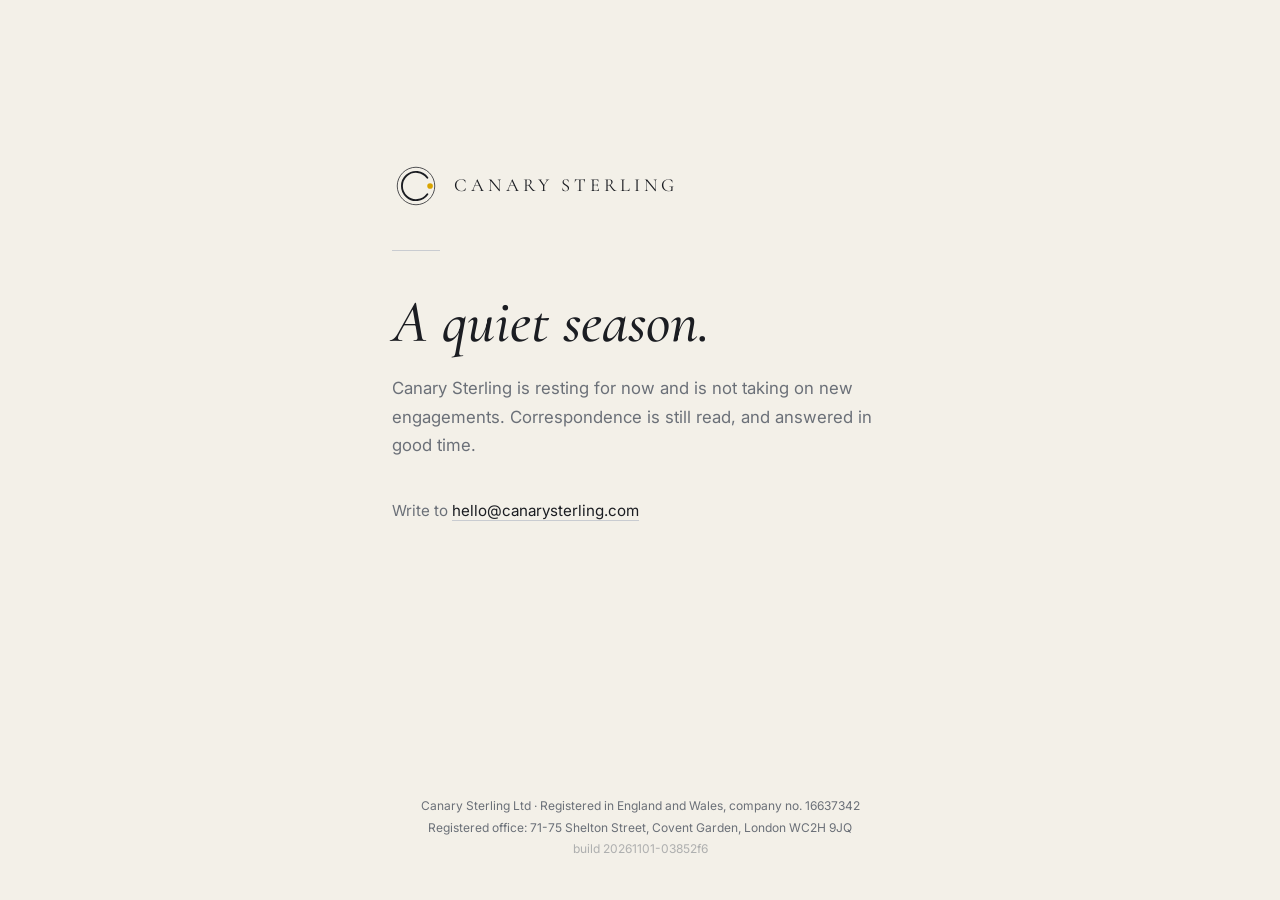
<file: index.html>
<!DOCTYPE html><html lang="en-GB"><head><meta name="build" content="20261101-03852f6"><meta charset="utf-8"><link rel="icon" type="image/svg+xml" href="/favicon.svg"><meta name="viewport" content="width=device-width"><meta name="generator" content="Astro v7.3.3"><title>Canary Sterling | A quiet season</title><meta name="description" content="Canary Sterling Ltd is in a quiet season and not taking on new engagements."><link rel="preconnect" href="https://fonts.googleapis.com"><link rel="preconnect" href="https://fonts.gstatic.com" crossorigin><link href="https://fonts.googleapis.com/css2?family=Cormorant+Garamond:ital,wght@0,500;1,500&family=Inter:wght@400;500&display=swap" rel="stylesheet"><link rel="stylesheet" href="/assets/Base.D3KgFT8F.css"></head><body><main class="page"><header class="brand"><a href="/" aria-label="Canary Sterling, home"><svg class="mark" viewBox="0 0 512 512" fill="none" xmlns="http://www.w3.org/2000/svg" aria-hidden="true"><circle cx="256" cy="256" r="200" stroke="currentColor" stroke-width="8"></circle><path d="M377.4 344.2 A150 150 0 1 1 377.4 167.8" stroke="currentColor" stroke-width="20" stroke-linecap="round"></path><circle cx="406" cy="256" r="30" fill="var(--canary)"></circle></svg></a><p class="wordmark">Canary Sterling</p></header><hr class="rule"><h1>A quiet season.</h1><p class="lede">Canary Sterling is resting for now and is not taking on new engagements. Correspondence is still read, and answered in good time.</p><p class="contact">Write to <a href="mailto:hello@canarysterling.com">hello@canarysterling.com</a></p></main><footer class="legal"><p>Canary Sterling Ltd · Registered in England and Wales, company no. 16637342</p><p>Registered office: 71-75 Shelton Street, Covent Garden, London WC2H 9JQ</p><p class="build">build 20261101-03852f6</p></footer></body></html>
</file>
<file: assets/Base.D3KgFT8F.css>
/*! tailwindcss v4.3.3 | MIT License | https://tailwindcss.com */
@layer theme{:root,:host{--font-sans:-apple-system, BlinkMacSystemFont, "Segoe UI", Roboto, "Helvetica Neue", "Noto Sans", Arial, sans-serif, "Apple Color Emoji", "Segoe UI Emoji", "Segoe UI Symbol", "Noto Color Emoji";--font-mono:ui-monospace, SFMono-Regular, Menlo, Monaco, Consolas, "Liberation Mono", "Courier New", monospace;--default-font-family:var(--font-sans);--default-mono-font-family:var(--font-mono)}}@layer base{*,:after,:before,::backdrop{box-sizing:border-box;border:0 solid;margin:0;padding:0}::file-selector-button{box-sizing:border-box;border:0 solid;margin:0;padding:0}html,:host{-webkit-text-size-adjust:100%;tab-size:4;line-height:1.5;font-family:var(--default-font-family,-apple-system, BlinkMacSystemFont, "Segoe UI", Roboto, "Helvetica Neue", "Noto Sans", Arial, sans-serif, "Apple Color Emoji", "Segoe UI Emoji", "Segoe UI Symbol", "Noto Color Emoji");font-feature-settings:var(--default-font-feature-settings,normal);font-variation-settings:var(--default-font-variation-settings,normal);-webkit-tap-highlight-color:transparent}hr{height:0;color:inherit;border-top-width:1px}abbr:where([title]){text-decoration:underline dotted}h1,h2,h3,h4,h5,h6{font-size:inherit;font-weight:inherit}a{color:inherit;-webkit-text-decoration:inherit;-webkit-text-decoration:inherit;-webkit-text-decoration:inherit;text-decoration:inherit}b,strong{font-weight:bolder}code,kbd,samp,pre{font-family:var(--default-mono-font-family,ui-monospace, SFMono-Regular, Menlo, Monaco, Consolas, "Liberation Mono", "Courier New", monospace);font-feature-settings:var(--default-mono-font-feature-settings,normal);font-variation-settings:var(--default-mono-font-variation-settings,normal);font-size:1em}small{font-size:80%}sub,sup{vertical-align:baseline;font-size:75%;line-height:0;position:relative}sub{bottom:-.25em}sup{top:-.5em}table{text-indent:0;border-color:inherit;border-collapse:collapse}:-moz-focusring:where(:not(iframe)){outline:auto}progress{vertical-align:baseline}summary{display:list-item}ol,ul,menu{list-style:none}img,svg,video,canvas,audio,iframe,embed,object{vertical-align:middle;display:block}img,video{max-width:100%;height:auto}button,input,select,optgroup,textarea{font:inherit;font-feature-settings:inherit;font-variation-settings:inherit;letter-spacing:inherit;color:inherit;opacity:1;background-color:#0000;border-radius:0}::file-selector-button{font:inherit;font-feature-settings:inherit;font-variation-settings:inherit;letter-spacing:inherit;color:inherit;opacity:1;background-color:#0000;border-radius:0}:where(select:is([multiple],[size])) optgroup{font-weight:bolder}:where(select:is([multiple],[size])) optgroup option{padding-inline-start:20px}::file-selector-button{margin-inline-end:4px}::placeholder{opacity:1}@supports (not ((-webkit-appearance:-apple-pay-button))) or (contain-intrinsic-size:1px){::placeholder{color:currentColor}@supports (color:color-mix(in lab, red, red)){::placeholder{color:color-mix(in oklab, currentcolor 50%, transparent)}}}textarea{resize:vertical}::-webkit-search-decoration{-webkit-appearance:none}::-webkit-date-and-time-value{min-height:1lh;text-align:inherit}::-webkit-datetime-edit{display:inline-flex}::-webkit-datetime-edit-fields-wrapper{padding:0}::-webkit-datetime-edit{padding-block:0}::-webkit-datetime-edit-year-field{padding-block:0}::-webkit-datetime-edit-month-field{padding-block:0}::-webkit-datetime-edit-day-field{padding-block:0}::-webkit-datetime-edit-hour-field{padding-block:0}::-webkit-datetime-edit-minute-field{padding-block:0}::-webkit-datetime-edit-second-field{padding-block:0}::-webkit-datetime-edit-millisecond-field{padding-block:0}::-webkit-datetime-edit-meridiem-field{padding-block:0}::-webkit-calendar-picker-indicator{line-height:1}:-moz-ui-invalid{box-shadow:none}button,input:where([type=button],[type=reset],[type=submit]){appearance:button}::file-selector-button{appearance:button}::-webkit-inner-spin-button{height:auto}::-webkit-outer-spin-button{height:auto}[hidden]:where(:not([hidden=until-found])){display:none!important}}@layer components,utilities;:root{--bg:#f3f0e8;--ink:#1b1d22;--muted:#6b7078;--rule:#c9ccd1;--canary:#d9a400;--serif:"Cormorant Garamond", "Iowan Old Style", Georgia, serif;--sans:"Inter", system-ui, -apple-system, sans-serif}@media (prefers-color-scheme:dark){:root{--bg:#14161a;--ink:#ecebe6;--muted:#8d9299;--rule:#2c3036;--canary:#f2c230}}body{background:var(--bg);min-height:100vh;color:var(--ink);font-family:var(--sans);-webkit-font-smoothing:antialiased;flex-direction:column;margin:0;display:flex}.page{box-sizing:border-box;flex:1;width:100%;max-width:34rem;margin:0 auto;padding:18vh 1.5rem 4rem;animation:1.2s ease-out both arrive}.brand{align-items:center;gap:.9rem;display:flex}.brand a{color:var(--ink);line-height:0}.mark{width:3rem;height:3rem}.wordmark{font-family:var(--serif);letter-spacing:.22em;text-transform:uppercase;margin:0;font-size:1.15rem}.rule{border:0;border-top:1px solid var(--rule);width:3rem;margin:2.5rem 0}h1{font-family:var(--serif);margin:0 0 1.25rem;font-size:clamp(2.6rem,7vw,3.75rem);font-style:italic;font-weight:500;line-height:1.05}.lede{color:var(--muted);margin:0;font-size:1.05rem;line-height:1.7}.contact{color:var(--muted);margin:2.5rem 0 0;font-size:.95rem}.contact a{color:var(--ink);border-bottom:1px solid var(--rule);text-decoration:none;transition:border-color .3s}.contact a:hover{border-color:var(--ink)}.legal{text-align:center;color:var(--muted);padding:2rem 1.5rem 2.5rem;font-size:.75rem;line-height:1.8}.legal p{margin:0}.legal .build{opacity:.5}@keyframes arrive{0%{opacity:0;transform:translateY(6px)}to{opacity:1;transform:none}}@media (prefers-reduced-motion:reduce){.page{animation:none}}
</file>
